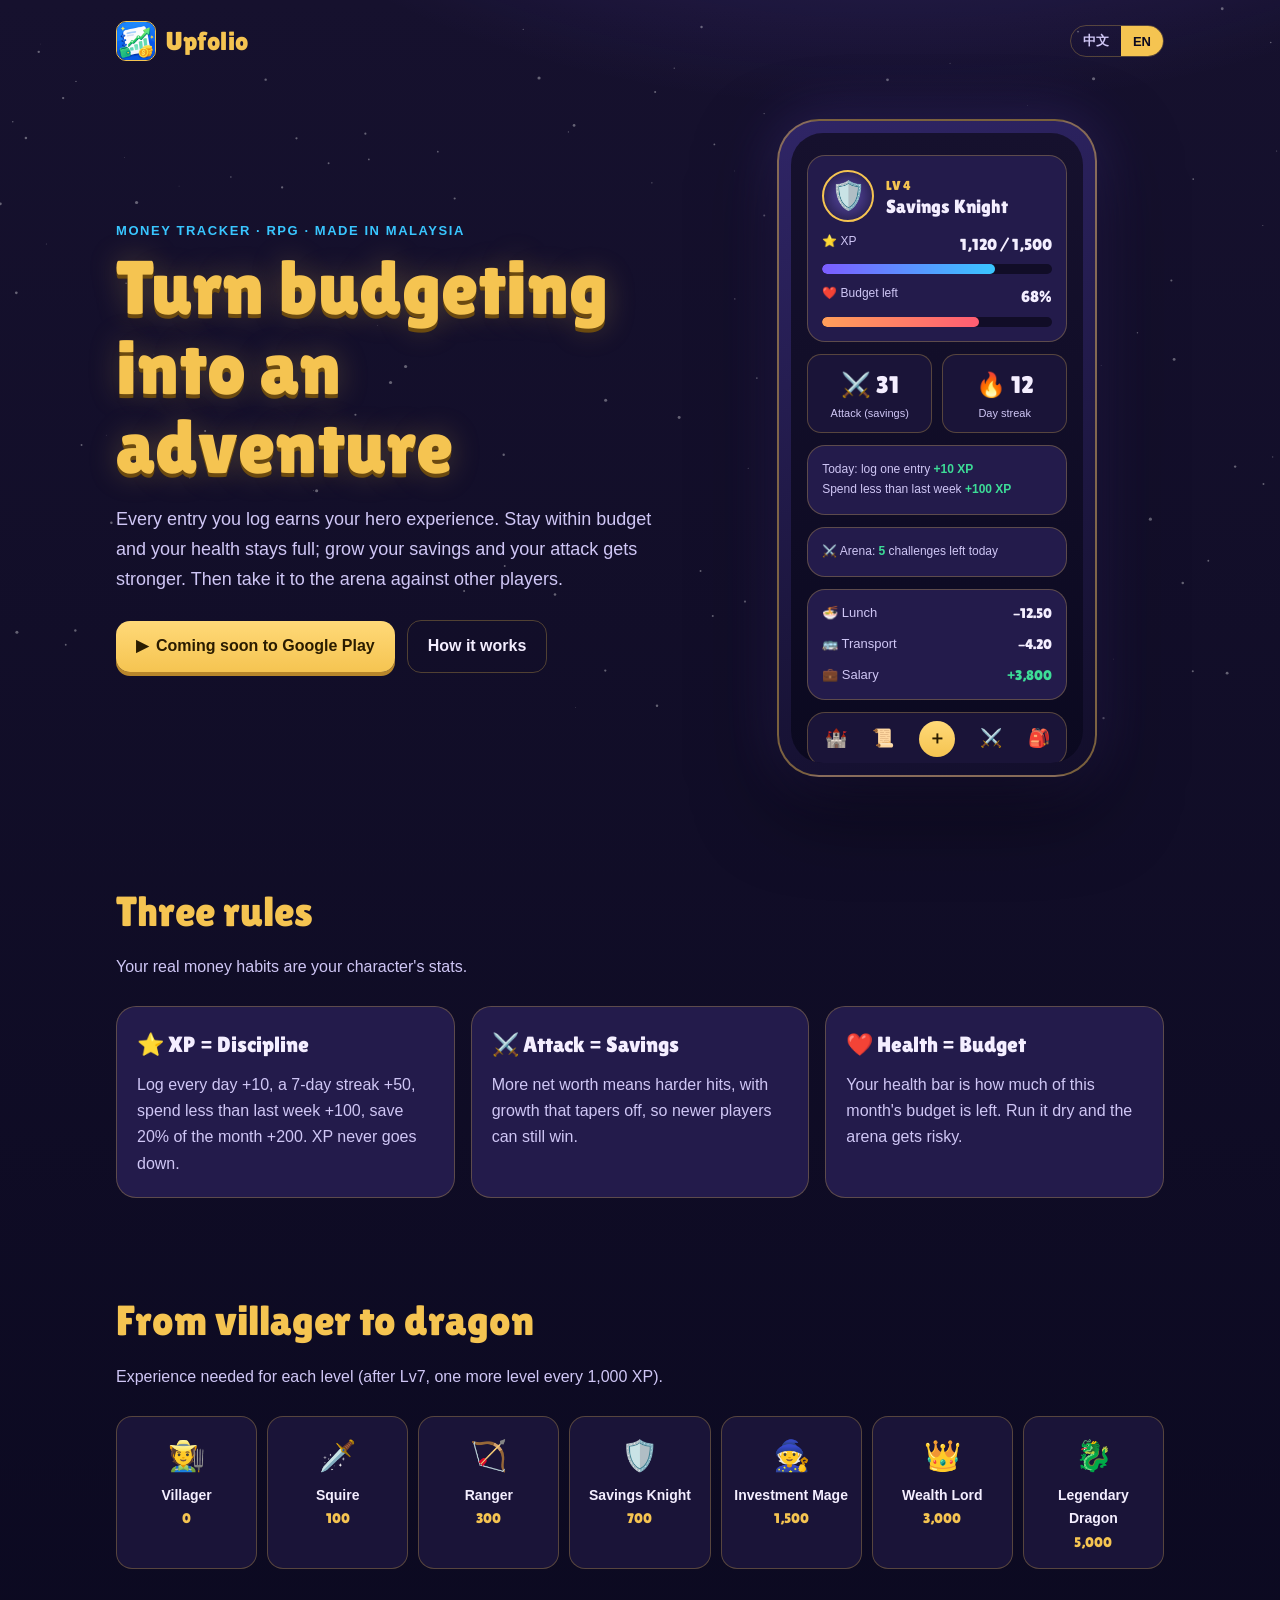
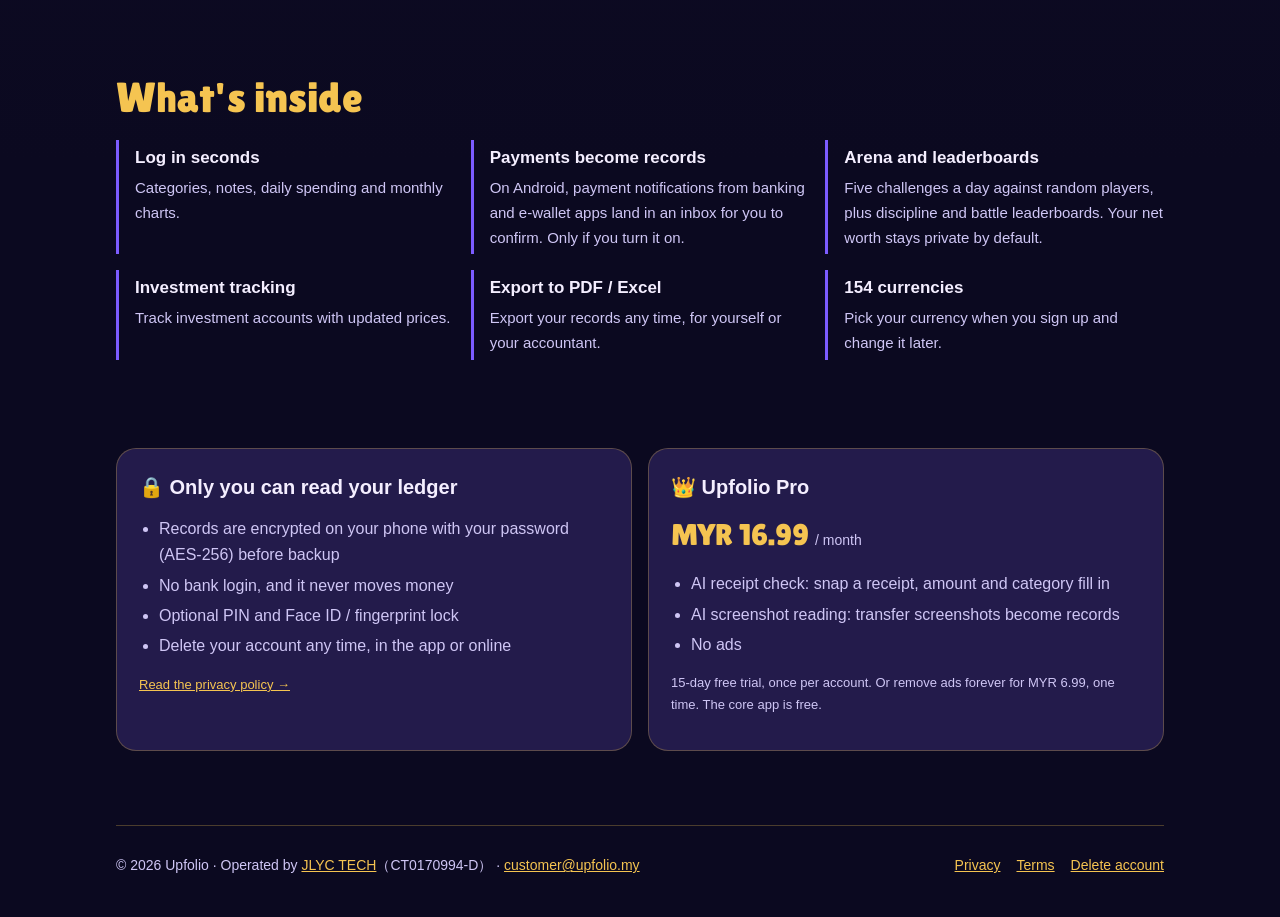
<file: index.html>
<!doctype html>
<html lang="zh-Hans">
<head>
<meta charset="utf-8">
<meta name="viewport" content="width=device-width, initial-scale=1, viewport-fit=cover">
<title>Upfolio — 把记账变成冒险</title>
<meta name="description" content="Upfolio 是 RPG 冒险风格的记账应用：记账越有纪律等级越高，资产越多攻击力越强，守住预算血量就满。Upfolio turns money tracking into a role-playing adventure.">
<meta property="og:title" content="Upfolio — 把记账变成冒险">
<meta property="og:description" content="Log daily, level up, and battle other savers.">
<meta property="og:image" content="https://upfolio.my/feature.png">
<meta name="theme-color" content="#16112E">
<link rel="icon" href="icon.png">
<link rel="preconnect" href="https://fonts.googleapis.com">
<link rel="preconnect" href="https://fonts.gstatic.com" crossorigin>
<link rel="stylesheet" href="https://fonts.googleapis.com/css2?family=Lilita+One&family=ZCOOL+QingKe+HuangYou&display=swap">
<style>
/* Night-sky quest board: the app's own palette, one gold accent, numbers in the game face. */
:root{
  --sky1:#16112E; --sky2:#0B0920; --panel:#231B4B; --panel-deep:#1A1438; --line:rgba(245,196,81,.28);
  --gold:#F5C451; --gold-deep:#B8862B; --text:#F4EEFF; --muted:#CFC6F5;
  --exp1:#7C5CFF; --exp2:#39C6FF; --hp1:#FF5D73; --hp2:#FF9F5A; --emerald:#3DDC97;
  --display:"ZCOOL QingKe HuangYou","Lilita One","PingFang SC","Microsoft YaHei",sans-serif;
  --numbers:"Lilita One","Arial Rounded MT Bold",sans-serif;
  --body:-apple-system,BlinkMacSystemFont,"Segoe UI","PingFang SC","Microsoft YaHei",sans-serif;
  color-scheme:dark;
}
*{box-sizing:border-box}
html{background:var(--sky2)}
body{margin:0;color:var(--text);font:16px/1.65 var(--body);
  background:radial-gradient(1200px 600px at 70% -10%,rgba(124,92,255,.28),transparent 60%),linear-gradient(180deg,var(--sky1),var(--sky2) 70%);
  min-height:100vh}
#stars{position:fixed;inset:0;width:100%;height:100%;pointer-events:none;z-index:0}
.wrap{position:relative;z-index:1;max-width:1080px;margin:0 auto;
  padding-left:max(16px,env(safe-area-inset-left,0px));padding-right:max(16px,env(safe-area-inset-right,0px))}
a{color:var(--gold)}
a:focus-visible,button:focus-visible{outline:2px solid var(--gold);outline-offset:3px;border-radius:6px}
[hidden]{display:none!important}

/* language: show one at a time */
html[data-lang="zh"] [lang="en"]:not(html){display:none}
html[data-lang="en"] [lang="zh"]:not(html){display:none}

header{display:flex;align-items:center;justify-content:space-between;gap:12px;padding-block:20px;flex-wrap:wrap}
.brand{display:flex;align-items:center;gap:10px;text-decoration:none;color:var(--text)}
.brand img{width:40px;height:40px;border-radius:10px;border:1.5px solid var(--gold)}
.brand b{font-family:var(--numbers);font-weight:400;font-size:26px;color:var(--gold);letter-spacing:.5px}
.lang{display:flex;border:1px solid var(--line);border-radius:999px;overflow:hidden}
.lang button{background:none;border:0;color:var(--muted);font:600 13px var(--body);padding:6px 12px;cursor:pointer}
.lang button[aria-pressed="true"]{background:var(--gold);color:var(--sky2)}

/* hero */
.hero{display:grid;grid-template-columns:1.1fr .9fr;gap:40px;align-items:center;padding-block:36px 56px}
.hero>*{min-width:0}
.eyebrow{font:600 13px var(--body);letter-spacing:.12em;text-transform:uppercase;color:var(--exp2);margin:0 0 10px}
h1{font-family:var(--display);font-weight:400;font-size:clamp(44px,7vw,76px);line-height:1.05;margin:0;color:var(--gold);
  text-shadow:0 4px 0 #6b4a10,0 0 30px rgba(245,196,81,.25);text-wrap:balance}
html[data-lang="en"] h1{font-family:var(--numbers)}
.lead{font-size:18px;color:var(--muted);max-width:34em;margin:18px 0 26px}
.cta{display:flex;gap:12px;flex-wrap:wrap;align-items:center}
.btn{display:inline-flex;align-items:center;gap:8px;border-radius:14px;padding:12px 20px;font-weight:700;text-decoration:none}
.btn.gold{background:linear-gradient(180deg,#FFD978,var(--gold));color:#2a1c00;box-shadow:0 4px 0 var(--gold-deep)}
.btn.ghost{border:1.5px solid var(--line);color:var(--text)}
.soon{font-size:13px;color:var(--muted)}

/* phone mock — the castle card from the app */
.phone{justify-self:center;width:min(320px,100%);aspect-ratio:9/18.5;border-radius:42px;padding:12px;
  background:linear-gradient(160deg,#2f2566,#120e2a);border:2px solid rgba(245,196,81,.45);
  box-shadow:0 30px 80px rgba(0,0,0,.55),0 0 60px rgba(124,92,255,.25)}
.screen{height:100%;border-radius:32px;overflow:hidden;background:linear-gradient(180deg,var(--sky1),var(--sky2));padding:22px 16px;display:flex;flex-direction:column;gap:12px}
.card{background:var(--panel);border:1px solid var(--line);border-radius:18px;padding:14px}
.who{display:flex;gap:12px;align-items:center}
.avatar{width:52px;height:52px;border-radius:50%;display:grid;place-items:center;font-size:28px;background:radial-gradient(#5A4AA8,var(--panel-deep));border:2px solid var(--gold)}
.lv{font-family:var(--numbers);color:var(--gold);font-size:13px}
.title{font-family:var(--display);font-size:22px;line-height:1.1}
html[data-lang="en"] .title{font-family:var(--numbers);font-size:19px}
.bar{height:10px;border-radius:99px;background:#110D27;overflow:hidden;margin-top:6px}
.bar i{display:block;height:100%;border-radius:99px}
.xp i{background:linear-gradient(90deg,var(--exp1),var(--exp2))}
.hp i{background:linear-gradient(90deg,var(--hp2),var(--hp1))}
.row{display:flex;justify-content:space-between;font-size:12px;color:var(--muted);margin-top:10px}
.num{font-family:var(--numbers);font-size:16px;color:var(--text);font-variant-numeric:tabular-nums}
.stats{display:grid;grid-template-columns:1fr 1fr;gap:10px}
.stat{background:var(--panel-deep);border:1px solid var(--line);border-radius:14px;padding:10px;text-align:center}
.stat .num{font-size:24px}
.stat small{display:block;color:var(--muted);font-size:11px}
.quest{font-size:12px;color:var(--muted)}
.quest b{color:var(--emerald)}
.entries{display:flex;flex-direction:column;gap:8px;padding:12px 14px}
.ent{display:flex;justify-content:space-between;font-size:13px;color:var(--muted)}
.ent .num{font-size:14px}.ent .in{color:var(--emerald)}
.tabs{margin-top:auto;display:flex;justify-content:space-around;align-items:center;background:var(--panel-deep);border:1px solid var(--line);border-radius:18px;padding:8px 4px;font-size:18px}
.tabs .plus{width:36px;height:36px;border-radius:50%;display:grid;place-items:center;background:linear-gradient(180deg,#FFD978,var(--gold));color:#2a1c00;font-weight:900}

/* sections */
section{padding-block:44px}
h2{font-family:var(--display);font-weight:400;font-size:clamp(30px,4.5vw,42px);color:var(--gold);margin:0 0 8px;text-wrap:balance}
html[data-lang="en"] h2{font-family:var(--numbers)}
.sub{color:var(--muted);margin:0 0 26px;max-width:40em}
.rules{display:grid;grid-template-columns:repeat(3,1fr);gap:16px}
.rule{background:var(--panel);border:1px solid var(--line);border-radius:20px;padding:20px}
.rule .k{font-family:var(--numbers);font-size:22px}
.rule p{margin:8px 0 0;color:var(--muted)}
.rule .eq{font-size:15px;color:var(--text);margin-top:12px}

/* level road */
.road{display:grid;grid-template-columns:repeat(7,minmax(110px,1fr));gap:10px;overflow-x:auto;padding-bottom:6px}
.stop{background:var(--panel-deep);border:1px solid var(--line);border-radius:16px;padding:14px 10px;text-align:center}
.stop .e{font-size:30px}
.stop .t{font-weight:700;margin-top:4px;font-size:14px}
.stop .x{font-family:var(--numbers);color:var(--gold);font-size:14px;font-variant-numeric:tabular-nums}
.road-wrap{overflow-x:auto}

.feats{display:grid;grid-template-columns:repeat(3,1fr);gap:16px}
.feat{border-left:3px solid var(--exp1);padding:4px 0 4px 16px}
.feat h3{margin:0 0 4px;font-size:17px}
.feat p{margin:0;color:var(--muted);font-size:15px}

.split{display:grid;grid-template-columns:1fr 1fr;gap:16px}
.box{background:var(--panel);border:1px solid var(--line);border-radius:20px;padding:22px}
.box h3{margin:0 0 6px;font-size:20px}
.price{font-family:var(--numbers);font-size:30px;color:var(--gold)}
.price small{font-family:var(--body);font-size:14px;color:var(--muted)}
.box ul{margin:12px 0 0;padding-left:20px;color:var(--muted)}
.box li{margin:4px 0}
.note{font-size:13px;color:var(--muted);margin-top:14px}

footer{border-top:1px solid var(--line);margin-top:30px;padding-block:28px 40px;color:var(--muted);font-size:14px;display:flex;flex-wrap:wrap;gap:10px 24px;justify-content:space-between}
footer nav{display:flex;gap:16px;flex-wrap:wrap}

@media (max-width:820px){
  .hero{grid-template-columns:1fr;gap:28px;padding-block:16px 40px}
  .rules,.feats,.split{grid-template-columns:1fr}
}
@media (prefers-reduced-motion:no-preference){
  .xp i{animation:fill 1.6s ease-out both}
  @keyframes fill{from{width:8%!important}}
}
</style>
</head>
<body>
<canvas id="stars" aria-hidden="true"></canvas>
<div class="wrap">

<header>
  <a class="brand" href="index.html"><img src="icon.png" alt=""><b>Upfolio</b></a>
  <div class="lang" role="group" aria-label="Language">
    <button type="button" id="b-zh" aria-pressed="true" onclick="setLang('zh')">中文</button>
    <button type="button" id="b-en" aria-pressed="false" onclick="setLang('en')">EN</button>
  </div>
</header>

<div class="hero">
  <div>
    <p class="eyebrow"><span lang="zh">记账 · 角色扮演 · 马来西亚制作</span><span lang="en">Money tracker · RPG · Made in Malaysia</span></p>
    <h1><span lang="zh">把记账<br>变成冒险</span><span lang="en">Turn budgeting into an adventure</span></h1>
    <p class="lead">
      <span lang="zh">每天记一笔账，你的英雄就升一点经验。守住预算，血条就是满的；存下的钱越多，攻击力越强。然后到竞技场，和其他玩家比一比。</span>
      <span lang="en">Every entry you log earns your hero experience. Stay within budget and your health stays full; grow your savings and your attack gets stronger. Then take it to the arena against other players.</span>
    </p>
    <div class="cta">
      <span class="btn gold" aria-disabled="true">▶ <span lang="zh">即将登陆 Google Play</span><span lang="en">Coming soon to Google Play</span></span>
      <a class="btn ghost" href="#how"><span lang="zh">怎么玩</span><span lang="en">How it works</span></a>
    </div>
  </div>

  <div class="phone" aria-label="App preview">
    <div class="screen">
      <div class="card">
        <div class="who">
          <div class="avatar">🛡️</div>
          <div>
            <div class="lv">LV 4</div>
            <div class="title"><span lang="zh">储蓄骑士</span><span lang="en">Savings Knight</span></div>
          </div>
        </div>
        <div class="row"><span>⭐ <span lang="zh">经验</span><span lang="en">XP</span></span><span class="num">1,120 / 1,500</span></div>
        <div class="bar xp"><i style="width:75%"></i></div>
        <div class="row"><span>❤️ <span lang="zh">本月预算</span><span lang="en">Budget left</span></span><span class="num">68%</span></div>
        <div class="bar hp"><i style="width:68%"></i></div>
      </div>
      <div class="stats">
        <div class="stat"><span class="num">⚔️ 31</span><small lang="zh">攻击力（资产）</small><small lang="en">Attack (savings)</small></div>
        <div class="stat"><span class="num">🔥 12</span><small lang="zh">连续记账天数</small><small lang="en">Day streak</small></div>
      </div>
      <div class="card quest">
        <span lang="zh">今日任务：记一笔账 <b>+10 经验</b><br>本周比上周少花 <b>+100 经验</b></span>
        <span lang="en">Today: log one entry <b>+10 XP</b><br>Spend less than last week <b>+100 XP</b></span>
      </div>
      <div class="card quest">
        <span lang="zh">⚔️ 竞技场：今天还可以挑战 <b>5</b> 次</span>
        <span lang="en">⚔️ Arena: <b>5</b> challenges left today</span>
      </div>
      <div class="card entries">
        <div class="ent"><span>🍜 <span lang="zh">午餐</span><span lang="en">Lunch</span></span><span class="num">-12.50</span></div>
        <div class="ent"><span>🚌 <span lang="zh">交通</span><span lang="en">Transport</span></span><span class="num">-4.20</span></div>
        <div class="ent"><span>💼 <span lang="zh">薪水</span><span lang="en">Salary</span></span><span class="num in">+3,800</span></div>
      </div>
      <div class="tabs" aria-hidden="true"><span>🏰</span><span>📜</span><span class="plus">＋</span><span>⚔️</span><span>🎒</span></div>
    </div>
  </div>
</div>

<section id="how">
  <h2><span lang="zh">三条规则</span><span lang="en">Three rules</span></h2>
  <p class="sub"><span lang="zh">你的真实理财习惯，就是你的角色数值。</span><span lang="en">Your real money habits are your character's stats.</span></p>
  <div class="rules">
    <div class="rule"><div class="k">⭐ <span lang="zh">经验 = 纪律</span><span lang="en">XP = Discipline</span></div>
      <p lang="zh">每天记账 +10，连续 7 天 +50，本周比上周少花 +100，一个月存下两成以上 +200。经验只增不减。</p>
      <p lang="en">Log every day +10, a 7-day streak +50, spend less than last week +100, save 20% of the month +200. XP never goes down.</p></div>
    <div class="rule"><div class="k">⚔️ <span lang="zh">攻击 = 资产</span><span lang="en">Attack = Savings</span></div>
      <p lang="zh">资产越多，伤害越高；但成长会放慢，所以小资产的新手也打得赢。</p>
      <p lang="en">More net worth means harder hits, with growth that tapers off, so newer players can still win.</p></div>
    <div class="rule"><div class="k">❤️ <span lang="zh">血量 = 预算</span><span lang="en">Health = Budget</span></div>
      <p lang="zh">血条就是本月预算还剩多少。月底前花光，上竞技场就危险了。</p>
      <p lang="en">Your health bar is how much of this month's budget is left. Run it dry and the arena gets risky.</p></div>
  </div>
</section>

<section>
  <h2><span lang="zh">从村民到巨龙</span><span lang="en">From villager to dragon</span></h2>
  <p class="sub"><span lang="zh">升级需要的经验（Lv7 之后每 1,000 经验再升一级）。</span><span lang="en">Experience needed for each level (after Lv7, one more level every 1,000 XP).</span></p>
  <div class="road-wrap"><div class="road">
    <div class="stop"><div class="e">🧑‍🌾</div><div class="t"><span lang="zh">新手村民</span><span lang="en">Villager</span></div><div class="x">0</div></div>
    <div class="stop"><div class="e">🗡️</div><div class="t"><span lang="zh">见习剑士</span><span lang="en">Squire</span></div><div class="x">100</div></div>
    <div class="stop"><div class="e">🏹</div><div class="t"><span lang="zh">理财游侠</span><span lang="en">Ranger</span></div><div class="x">300</div></div>
    <div class="stop"><div class="e">🛡️</div><div class="t"><span lang="zh">储蓄骑士</span><span lang="en">Savings Knight</span></div><div class="x">700</div></div>
    <div class="stop"><div class="e">🧙</div><div class="t"><span lang="zh">投资法师</span><span lang="en">Investment Mage</span></div><div class="x">1,500</div></div>
    <div class="stop"><div class="e">👑</div><div class="t"><span lang="zh">财富领主</span><span lang="en">Wealth Lord</span></div><div class="x">3,000</div></div>
    <div class="stop"><div class="e">🐉</div><div class="t"><span lang="zh">传说巨龙</span><span lang="en">Legendary Dragon</span></div><div class="x">5,000</div></div>
  </div></div>
</section>

<section>
  <h2><span lang="zh">功能</span><span lang="en">What's inside</span></h2>
  <div class="feats">
    <div class="feat"><h3 lang="zh">几秒记一笔</h3><h3 lang="en">Log in seconds</h3>
      <p lang="zh">分类、备注、每日花费和月度图表。</p><p lang="en">Categories, notes, daily spending and monthly charts.</p></div>
    <div class="feat"><h3 lang="zh">银行通知变记录</h3><h3 lang="en">Payments become records</h3>
      <p lang="zh">Android 可读取银行和电子钱包的付款通知，放进待确认信箱。由你决定是否开启。</p><p lang="en">On Android, payment notifications from banking and e-wallet apps land in an inbox for you to confirm. Only if you turn it on.</p></div>
    <div class="feat"><h3 lang="zh">竞技场与排行榜</h3><h3 lang="en">Arena and leaderboards</h3>
      <p lang="zh">每天 5 次挑战随机玩家，登上纪律榜和战斗榜。资产默认不公开。</p><p lang="en">Five challenges a day against random players, plus discipline and battle leaderboards. Your net worth stays private by default.</p></div>
    <div class="feat"><h3 lang="zh">投资追踪</h3><h3 lang="en">Investment tracking</h3>
      <p lang="zh">记录投资账户，自动更新价格。</p><p lang="en">Track investment accounts with updated prices.</p></div>
    <div class="feat"><h3 lang="zh">导出 PDF / Excel</h3><h3 lang="en">Export to PDF / Excel</h3>
      <p lang="zh">随时把记录导出，交给自己或会计。</p><p lang="en">Export your records any time, for yourself or your accountant.</p></div>
    <div class="feat"><h3 lang="zh">154 种货币</h3><h3 lang="en">154 currencies</h3>
      <p lang="zh">注册时选你的货币，之后也能改。</p><p lang="en">Pick your currency when you sign up and change it later.</p></div>
  </div>
</section>

<section>
  <div class="split">
    <div class="box">
      <h3>🔒 <span lang="zh">你的账本只有你看得到</span><span lang="en">Only you can read your ledger</span></h3>
      <ul>
        <li lang="zh">记录先在手机上用你的密码加密（AES-256），才备份到云端</li>
        <li lang="en">Records are encrypted on your phone with your password (AES-256) before backup</li>
        <li lang="zh">不连接银行账户，不会转钱</li>
        <li lang="en">No bank login, and it never moves money</li>
        <li lang="zh">可选 PIN、Face ID / 指纹锁</li>
        <li lang="en">Optional PIN and Face ID / fingerprint lock</li>
        <li lang="zh">随时在应用内或网页上删除账户</li>
        <li lang="en">Delete your account any time, in the app or online</li>
      </ul>
      <p class="note"><a href="privacy.html"><span lang="zh">阅读隐私政策 →</span><span lang="en">Read the privacy policy →</span></a></p>
    </div>
    <div class="box">
      <h3>👑 Upfolio Pro</h3>
      <div class="price">MYR 16.99 <small lang="zh">/ 月</small><small lang="en">/ month</small></div>
      <ul>
        <li lang="zh">AI 收据审核：拍收据，自动填金额和分类</li>
        <li lang="en">AI receipt check: snap a receipt, amount and category fill in</li>
        <li lang="zh">AI 读截图：转账截图一键变记录</li>
        <li lang="en">AI screenshot reading: transfer screenshots become records</li>
        <li lang="zh">没有广告</li>
        <li lang="en">No ads</li>
      </ul>
      <p class="note"><span lang="zh">免费试用 15 天（每个账户一次）。也可以一次性购买永久去广告 MYR 6.99。基本功能永久免费。</span><span lang="en">15-day free trial, once per account. Or remove ads forever for MYR 6.99, one time. The core app is free.</span></p>
    </div>
  </div>
</section>

<footer>
  <div>© 2026 Upfolio · <span lang="zh">由</span><span lang="en">Operated by</span> <a href="https://jlyctech.com">JLYC TECH</a>（CT0170994-D）<span lang="zh">营运</span> · <a href="mailto:customer@upfolio.my">customer@upfolio.my</a></div>
  <nav>
    <a href="privacy.html"><span lang="zh">隐私政策</span><span lang="en">Privacy</span></a>
    <a href="terms.html"><span lang="zh">使用条款</span><span lang="en">Terms</span></a>
    <a href="delete-account.html"><span lang="zh">删除账户</span><span lang="en">Delete account</span></a>
  </nav>
</footer>
</div>

<script>
function setLang(l){
  document.documentElement.dataset.lang=l;
  document.documentElement.lang = l==='zh' ? 'zh-Hans' : 'en';
  document.getElementById('b-zh').setAttribute('aria-pressed', l==='zh');
  document.getElementById('b-en').setAttribute('aria-pressed', l==='en');
  try{localStorage.setItem('upfolio-lang',l)}catch(e){}
}
(function(){
  var l=null; try{l=localStorage.getItem('upfolio-lang')}catch(e){}
  if(!l){ l=(navigator.language||'').toLowerCase().indexOf('zh')===0?'zh':'en'; }
  setLang(l);
  var c=document.getElementById('stars'),x=c.getContext('2d');
  function draw(){var w=c.width=innerWidth,h=c.height=innerHeight,s=7;
    function r(){s=(s*1103515245+12345)&0x7fffffff;return s/0x7fffffff}
    x.fillStyle='rgba(255,255,255,.35)';
    for(var i=0;i<120;i++){x.beginPath();x.arc(r()*w,r()*h*.8,r()*1.3+.3,0,7);x.fill()}}
  draw(); addEventListener('resize',draw);
})();
</script>
</body>
</html>
</file>
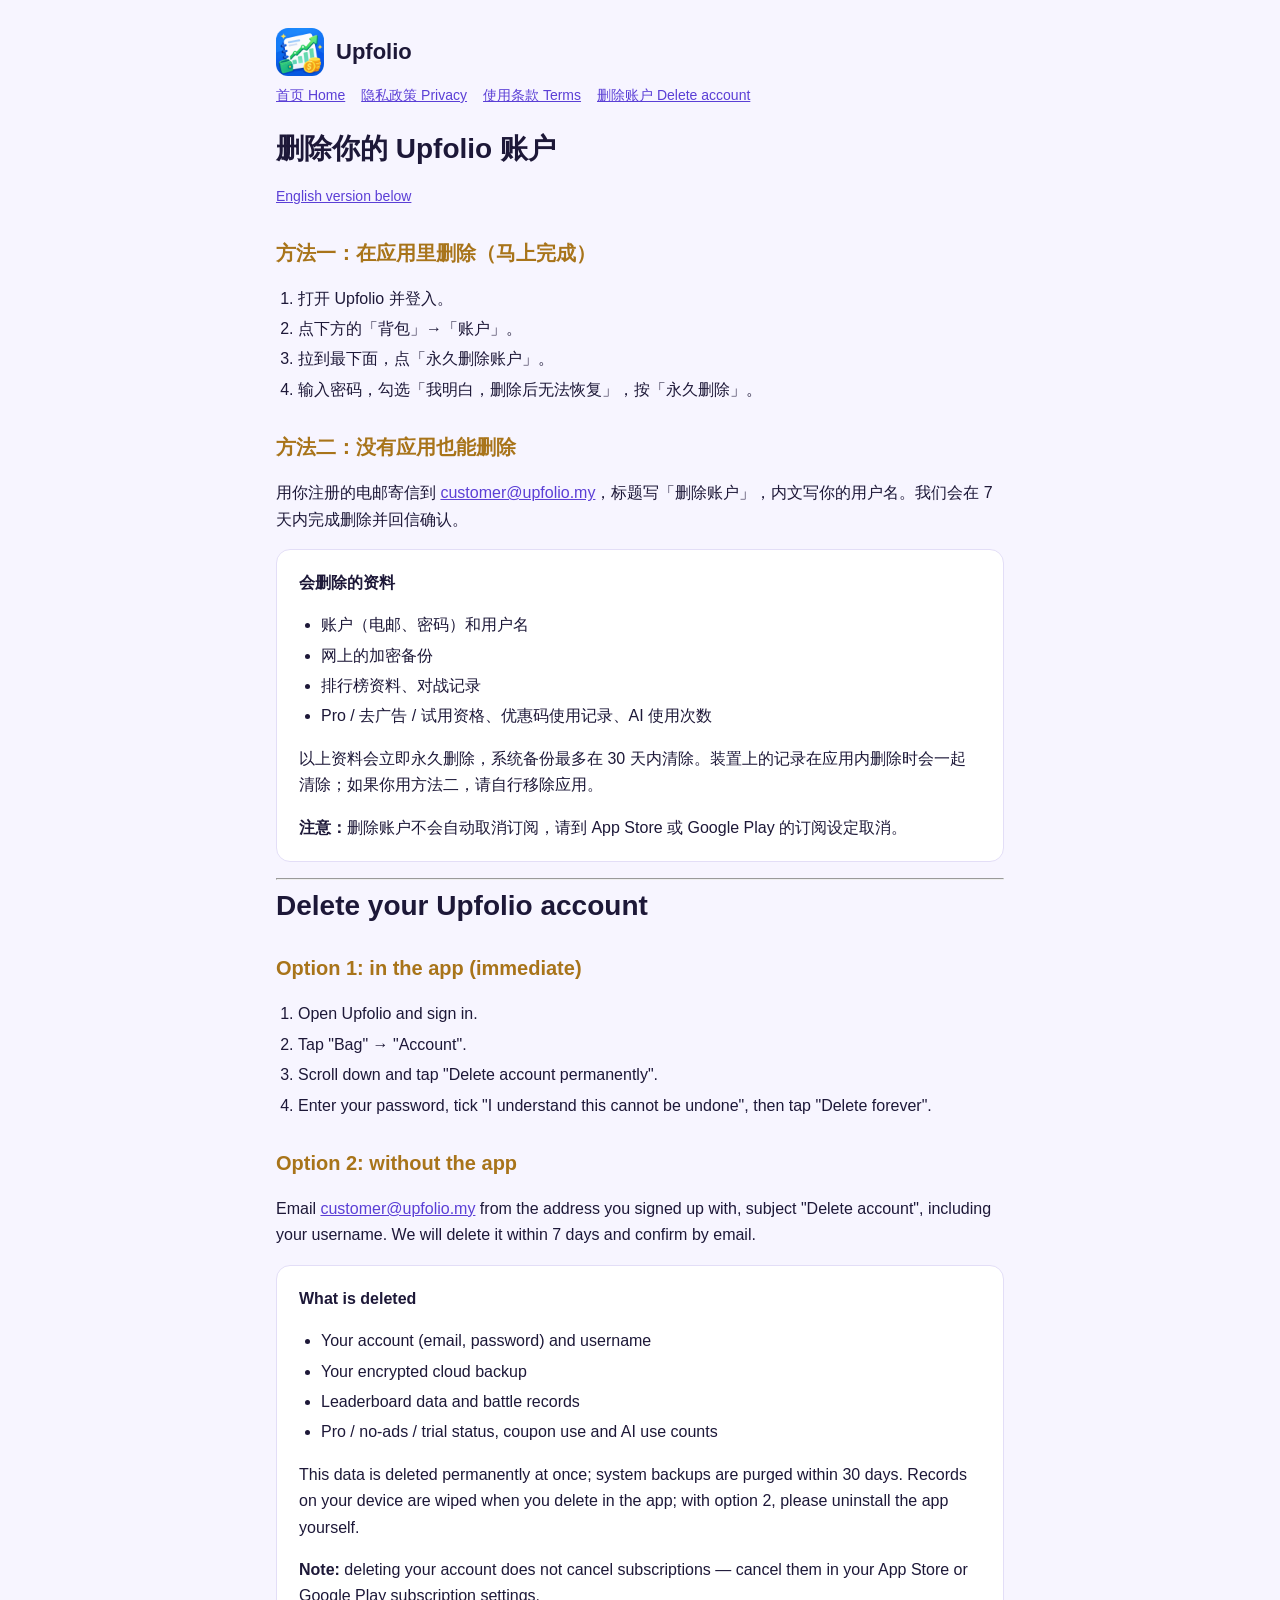
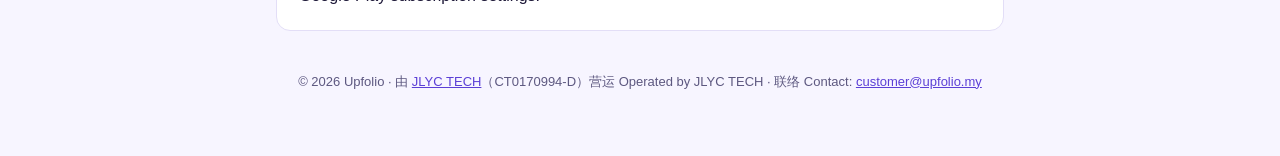
<file: delete-account.html>
<!doctype html>
<html lang="zh-Hans">
<head>
<meta charset="utf-8">
<meta name="viewport" content="width=device-width, initial-scale=1">
<title>删除账户 Delete Account — Upfolio</title>
<link rel="icon" href="icon.png">
<link rel="stylesheet" href="style.css">
</head>
<body><div class="wrap">
<header><img src="icon.png" alt=""><a href="index.html">Upfolio</a></header>
<nav><a href="index.html">首页 Home</a><a href="privacy.html">隐私政策 Privacy</a><a href="terms.html">使用条款 Terms</a><a href="delete-account.html">删除账户 Delete account</a></nav>

<h1>删除你的 Upfolio 账户</h1>
<p class="meta"><a class="lang" href="#en">English version below</a></p>

<h2>方法一：在应用里删除（马上完成）</h2>
<ol>
<li>打开 Upfolio 并登入。</li>
<li>点下方的「背包」→「账户」。</li>
<li>拉到最下面，点「永久删除账户」。</li>
<li>输入密码，勾选「我明白，删除后无法恢复」，按「永久删除」。</li>
</ol>

<h2>方法二：没有应用也能删除</h2>
<p>用你注册的电邮寄信到 <a href="mailto:customer@upfolio.my?subject=Upfolio%20%E5%88%A0%E9%99%A4%E8%B4%A6%E6%88%B7%20Delete%20account">customer@upfolio.my</a>，标题写「删除账户」，内文写你的用户名。我们会在 7 天内完成删除并回信确认。</p>

<div class="card">
<h3>会删除的资料</h3>
<ul>
<li>账户（电邮、密码）和用户名</li>
<li>网上的加密备份</li>
<li>排行榜资料、对战记录</li>
<li>Pro / 去广告 / 试用资格、优惠码使用记录、AI 使用次数</li>
</ul>
<p>以上资料会立即永久删除，系统备份最多在 30 天内清除。装置上的记录在应用内删除时会一起清除；如果你用方法二，请自行移除应用。</p>
<p><b>注意：</b>删除账户不会自动取消订阅，请到 App Store 或 Google Play 的订阅设定取消。</p>
</div>

<hr id="en">
<h1>Delete your Upfolio account</h1>

<h2>Option 1: in the app (immediate)</h2>
<ol>
<li>Open Upfolio and sign in.</li>
<li>Tap "Bag" → "Account".</li>
<li>Scroll down and tap "Delete account permanently".</li>
<li>Enter your password, tick "I understand this cannot be undone", then tap "Delete forever".</li>
</ol>

<h2>Option 2: without the app</h2>
<p>Email <a href="mailto:customer@upfolio.my?subject=Upfolio%20Delete%20account">customer@upfolio.my</a> from the address you signed up with, subject "Delete account", including your username. We will delete it within 7 days and confirm by email.</p>

<div class="card">
<h3>What is deleted</h3>
<ul>
<li>Your account (email, password) and username</li>
<li>Your encrypted cloud backup</li>
<li>Leaderboard data and battle records</li>
<li>Pro / no-ads / trial status, coupon use and AI use counts</li>
</ul>
<p>This data is deleted permanently at once; system backups are purged within 30 days. Records on your device are wiped when you delete in the app; with option 2, please uninstall the app yourself.</p>
<p><b>Note:</b> deleting your account does not cancel subscriptions — cancel them in your App Store or Google Play subscription settings.</p>
</div>
<footer>© 2026 Upfolio · 由 <a href="https://jlyctech.com">JLYC TECH</a>（CT0170994-D）营运 Operated by JLYC TECH · 联络 Contact: <a href="mailto:customer@upfolio.my">customer@upfolio.my</a></footer>
</div></body></html>
</file>
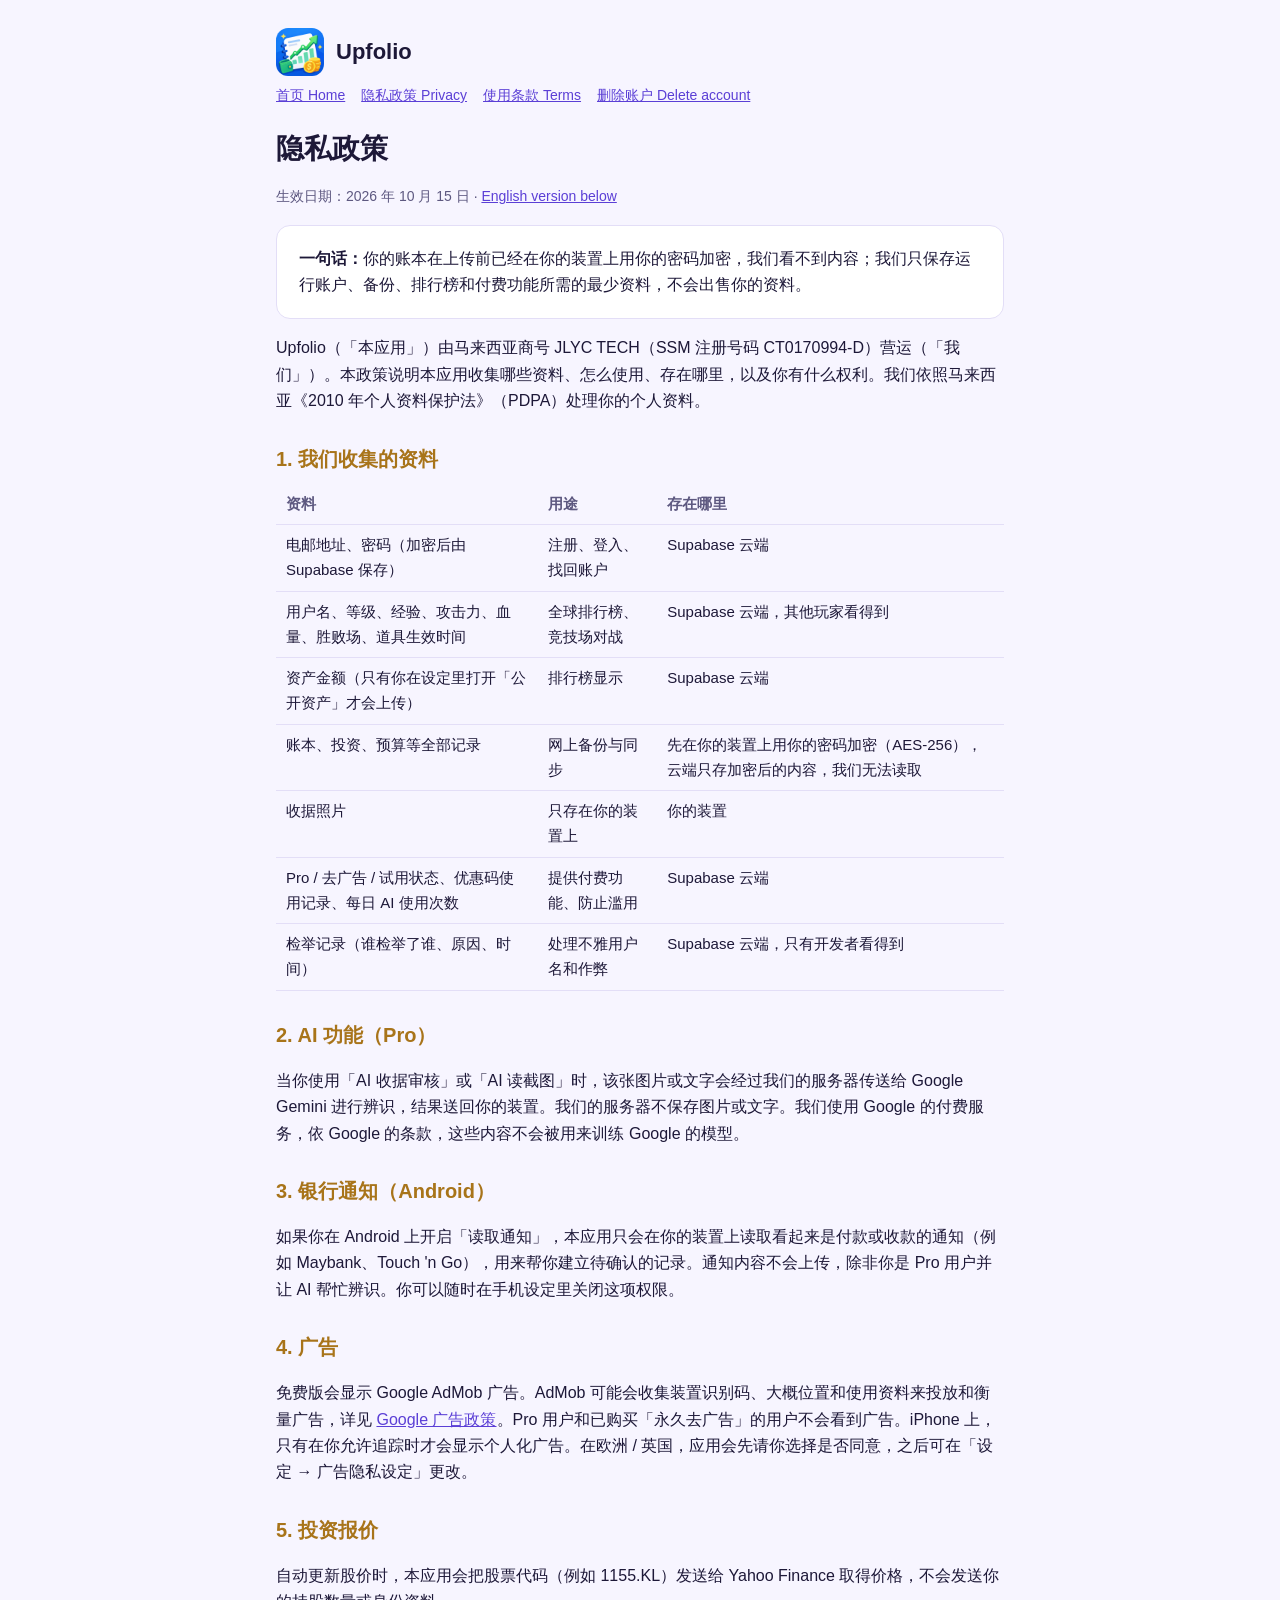
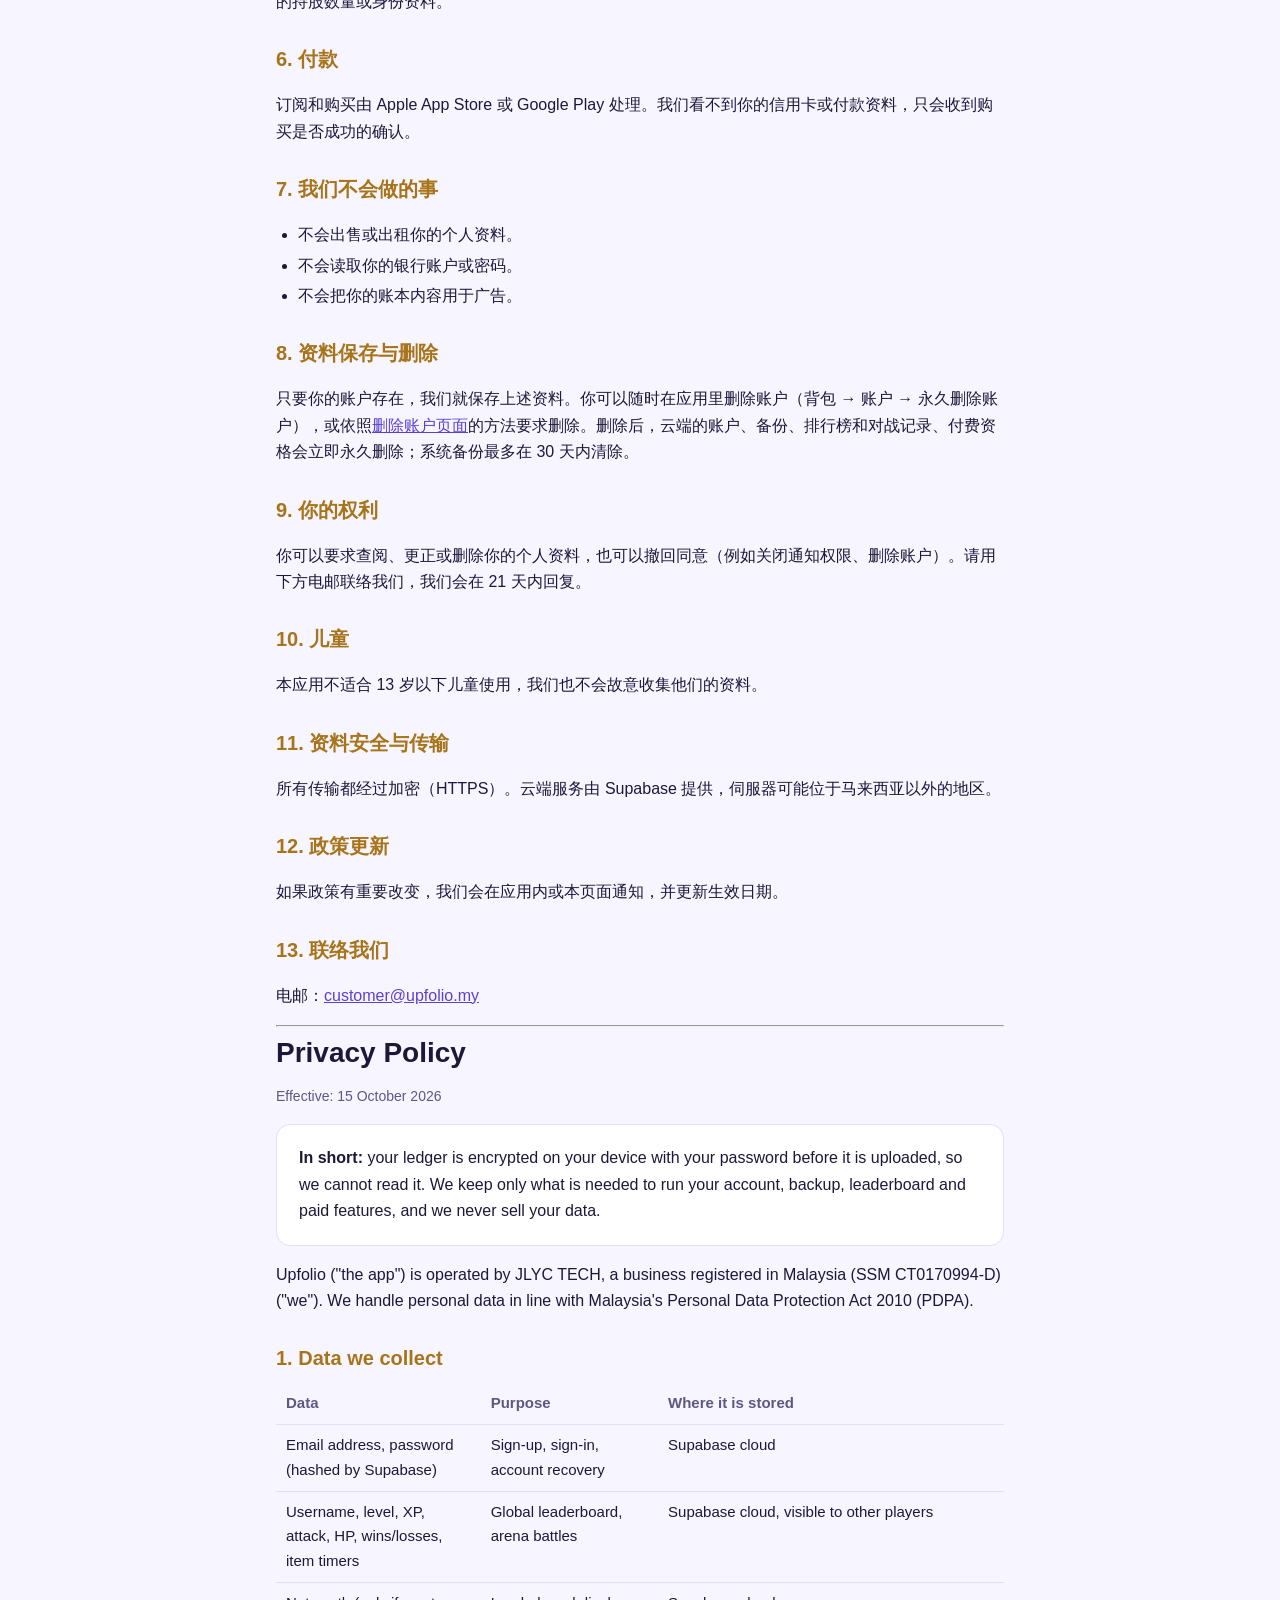
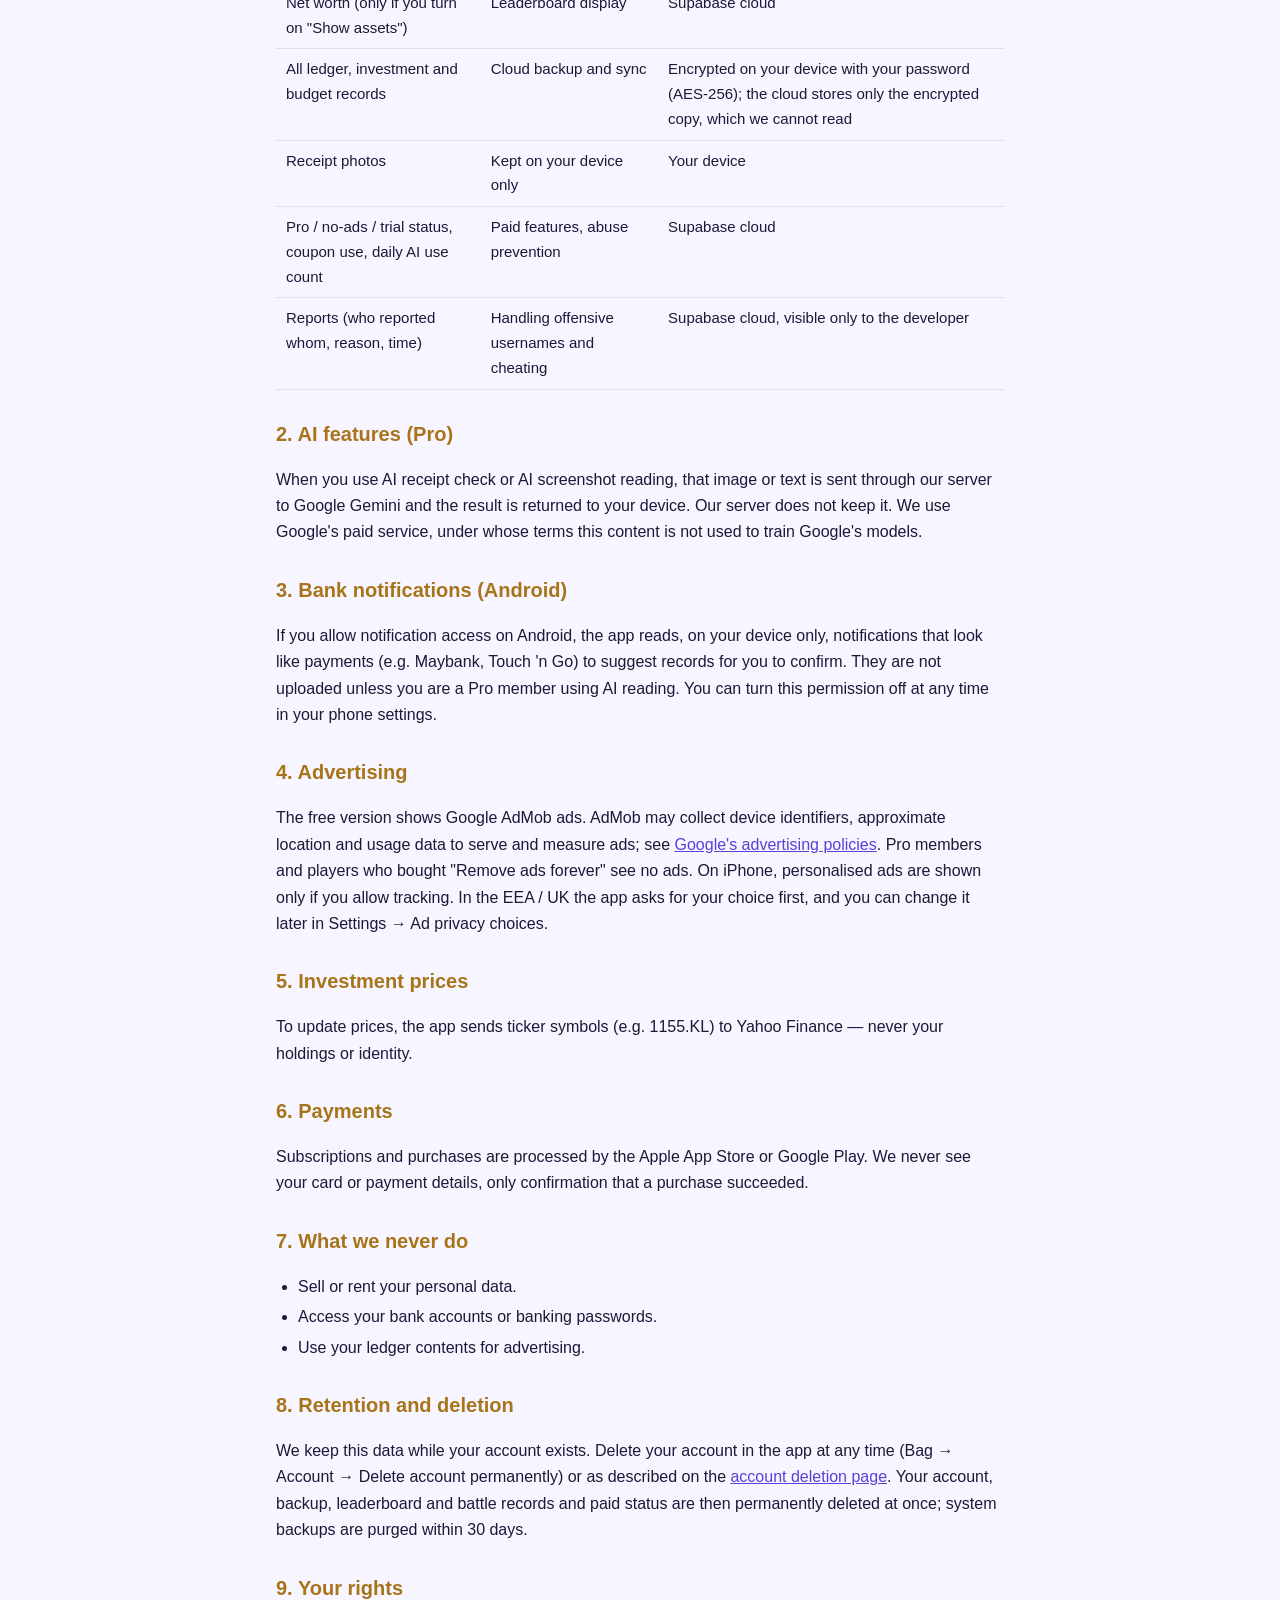
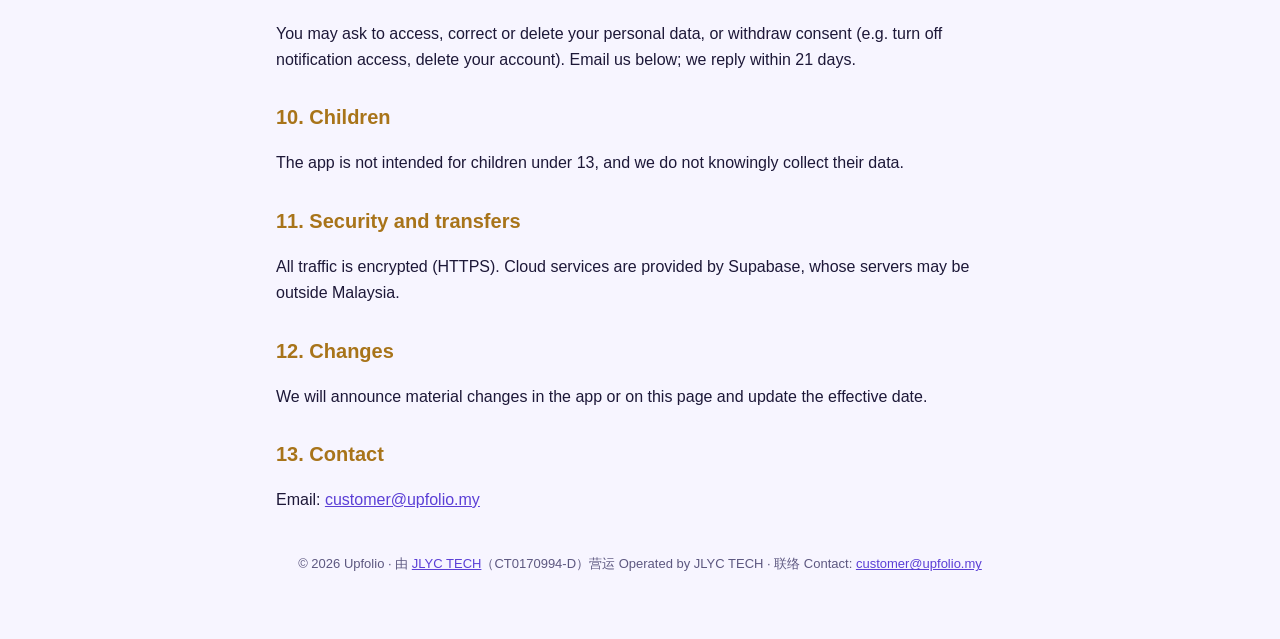
<file: privacy.html>
<!doctype html>
<html lang="zh-Hans">
<head>
<meta charset="utf-8">
<meta name="viewport" content="width=device-width, initial-scale=1">
<title>隐私政策 Privacy Policy — Upfolio</title>
<link rel="icon" href="icon.png">
<link rel="stylesheet" href="style.css">
</head>
<body><div class="wrap">
<header><img src="icon.png" alt=""><a href="index.html">Upfolio</a></header>
<nav><a href="index.html">首页 Home</a><a href="privacy.html">隐私政策 Privacy</a><a href="terms.html">使用条款 Terms</a><a href="delete-account.html">删除账户 Delete account</a></nav>

<h1>隐私政策</h1>
<p class="meta">生效日期：2026 年 10 月 15 日 · <a class="lang" href="#en">English version below</a></p>

<div class="card">
<p><b>一句话：</b>你的账本在上传前已经在你的装置上用你的密码加密，我们看不到内容；我们只保存运行账户、备份、排行榜和付费功能所需的最少资料，不会出售你的资料。</p>
</div>

<p>Upfolio（「本应用」）由马来西亚商号 JLYC TECH（SSM 注册号码 CT0170994-D）营运（「我们」）。本政策说明本应用收集哪些资料、怎么使用、存在哪里，以及你有什么权利。我们依照马来西亚《2010 年个人资料保护法》（PDPA）处理你的个人资料。</p>

<h2>1. 我们收集的资料</h2>
<table>
<tr><th>资料</th><th>用途</th><th>存在哪里</th></tr>
<tr><td>电邮地址、密码（加密后由 Supabase 保存）</td><td>注册、登入、找回账户</td><td>Supabase 云端</td></tr>
<tr><td>用户名、等级、经验、攻击力、血量、胜败场、道具生效时间</td><td>全球排行榜、竞技场对战</td><td>Supabase 云端，其他玩家看得到</td></tr>
<tr><td>资产金额（只有你在设定里打开「公开资产」才会上传）</td><td>排行榜显示</td><td>Supabase 云端</td></tr>
<tr><td>账本、投资、预算等全部记录</td><td>网上备份与同步</td><td>先在你的装置上用你的密码加密（AES-256），云端只存加密后的内容，我们无法读取</td></tr>
<tr><td>收据照片</td><td>只存在你的装置上</td><td>你的装置</td></tr>
<tr><td>Pro / 去广告 / 试用状态、优惠码使用记录、每日 AI 使用次数</td><td>提供付费功能、防止滥用</td><td>Supabase 云端</td></tr>
<tr><td>检举记录（谁检举了谁、原因、时间）</td><td>处理不雅用户名和作弊</td><td>Supabase 云端，只有开发者看得到</td></tr>
</table>

<h2>2. AI 功能（Pro）</h2>
<p>当你使用「AI 收据审核」或「AI 读截图」时，该张图片或文字会经过我们的服务器传送给 Google Gemini 进行辨识，结果送回你的装置。我们的服务器不保存图片或文字。我们使用 Google 的付费服务，依 Google 的条款，这些内容不会被用来训练 Google 的模型。</p>

<h2>3. 银行通知（Android）</h2>
<p>如果你在 Android 上开启「读取通知」，本应用只会在你的装置上读取看起来是付款或收款的通知（例如 Maybank、Touch 'n Go），用来帮你建立待确认的记录。通知内容不会上传，除非你是 Pro 用户并让 AI 帮忙辨识。你可以随时在手机设定里关闭这项权限。</p>

<h2>4. 广告</h2>
<p>免费版会显示 Google AdMob 广告。AdMob 可能会收集装置识别码、大概位置和使用资料来投放和衡量广告，详见 <a href="https://policies.google.com/technologies/ads">Google 广告政策</a>。Pro 用户和已购买「永久去广告」的用户不会看到广告。iPhone 上，只有在你允许追踪时才会显示个人化广告。在欧洲 / 英国，应用会先请你选择是否同意，之后可在「设定 → 广告隐私设定」更改。</p>

<h2>5. 投资报价</h2>
<p>自动更新股价时，本应用会把股票代码（例如 1155.KL）发送给 Yahoo Finance 取得价格，不会发送你的持股数量或身份资料。</p>

<h2>6. 付款</h2>
<p>订阅和购买由 Apple App Store 或 Google Play 处理。我们看不到你的信用卡或付款资料，只会收到购买是否成功的确认。</p>

<h2>7. 我们不会做的事</h2>
<ul><li>不会出售或出租你的个人资料。</li><li>不会读取你的银行账户或密码。</li><li>不会把你的账本内容用于广告。</li></ul>

<h2>8. 资料保存与删除</h2>
<p>只要你的账户存在，我们就保存上述资料。你可以随时在应用里删除账户（背包 → 账户 → 永久删除账户），或依照<a href="delete-account.html">删除账户页面</a>的方法要求删除。删除后，云端的账户、备份、排行榜和对战记录、付费资格会立即永久删除；系统备份最多在 30 天内清除。</p>

<h2>9. 你的权利</h2>
<p>你可以要求查阅、更正或删除你的个人资料，也可以撤回同意（例如关闭通知权限、删除账户）。请用下方电邮联络我们，我们会在 21 天内回复。</p>

<h2>10. 儿童</h2>
<p>本应用不适合 13 岁以下儿童使用，我们也不会故意收集他们的资料。</p>

<h2>11. 资料安全与传输</h2>
<p>所有传输都经过加密（HTTPS）。云端服务由 Supabase 提供，伺服器可能位于马来西亚以外的地区。</p>

<h2>12. 政策更新</h2>
<p>如果政策有重要改变，我们会在应用内或本页面通知，并更新生效日期。</p>

<h2>13. 联络我们</h2>
<p>电邮：<a href="mailto:customer@upfolio.my">customer@upfolio.my</a></p>

<hr id="en">
<h1>Privacy Policy</h1>
<p class="meta">Effective: 15 October 2026</p>

<div class="card"><p><b>In short:</b> your ledger is encrypted on your device with your password before it is uploaded, so we cannot read it. We keep only what is needed to run your account, backup, leaderboard and paid features, and we never sell your data.</p></div>

<p>Upfolio ("the app") is operated by JLYC TECH, a business registered in Malaysia (SSM CT0170994-D) ("we"). We handle personal data in line with Malaysia's Personal Data Protection Act 2010 (PDPA).</p>

<h2>1. Data we collect</h2>
<table>
<tr><th>Data</th><th>Purpose</th><th>Where it is stored</th></tr>
<tr><td>Email address, password (hashed by Supabase)</td><td>Sign-up, sign-in, account recovery</td><td>Supabase cloud</td></tr>
<tr><td>Username, level, XP, attack, HP, wins/losses, item timers</td><td>Global leaderboard, arena battles</td><td>Supabase cloud, visible to other players</td></tr>
<tr><td>Net worth (only if you turn on "Show assets")</td><td>Leaderboard display</td><td>Supabase cloud</td></tr>
<tr><td>All ledger, investment and budget records</td><td>Cloud backup and sync</td><td>Encrypted on your device with your password (AES-256); the cloud stores only the encrypted copy, which we cannot read</td></tr>
<tr><td>Receipt photos</td><td>Kept on your device only</td><td>Your device</td></tr>
<tr><td>Pro / no-ads / trial status, coupon use, daily AI use count</td><td>Paid features, abuse prevention</td><td>Supabase cloud</td></tr>
<tr><td>Reports (who reported whom, reason, time)</td><td>Handling offensive usernames and cheating</td><td>Supabase cloud, visible only to the developer</td></tr>
</table>

<h2>2. AI features (Pro)</h2>
<p>When you use AI receipt check or AI screenshot reading, that image or text is sent through our server to Google Gemini and the result is returned to your device. Our server does not keep it. We use Google's paid service, under whose terms this content is not used to train Google's models.</p>

<h2>3. Bank notifications (Android)</h2>
<p>If you allow notification access on Android, the app reads, on your device only, notifications that look like payments (e.g. Maybank, Touch 'n Go) to suggest records for you to confirm. They are not uploaded unless you are a Pro member using AI reading. You can turn this permission off at any time in your phone settings.</p>

<h2>4. Advertising</h2>
<p>The free version shows Google AdMob ads. AdMob may collect device identifiers, approximate location and usage data to serve and measure ads; see <a href="https://policies.google.com/technologies/ads">Google's advertising policies</a>. Pro members and players who bought "Remove ads forever" see no ads. On iPhone, personalised ads are shown only if you allow tracking. In the EEA / UK the app asks for your choice first, and you can change it later in Settings → Ad privacy choices.</p>

<h2>5. Investment prices</h2>
<p>To update prices, the app sends ticker symbols (e.g. 1155.KL) to Yahoo Finance — never your holdings or identity.</p>

<h2>6. Payments</h2>
<p>Subscriptions and purchases are processed by the Apple App Store or Google Play. We never see your card or payment details, only confirmation that a purchase succeeded.</p>

<h2>7. What we never do</h2>
<ul><li>Sell or rent your personal data.</li><li>Access your bank accounts or banking passwords.</li><li>Use your ledger contents for advertising.</li></ul>

<h2>8. Retention and deletion</h2>
<p>We keep this data while your account exists. Delete your account in the app at any time (Bag → Account → Delete account permanently) or as described on the <a href="delete-account.html#en">account deletion page</a>. Your account, backup, leaderboard and battle records and paid status are then permanently deleted at once; system backups are purged within 30 days.</p>

<h2>9. Your rights</h2>
<p>You may ask to access, correct or delete your personal data, or withdraw consent (e.g. turn off notification access, delete your account). Email us below; we reply within 21 days.</p>

<h2>10. Children</h2>
<p>The app is not intended for children under 13, and we do not knowingly collect their data.</p>

<h2>11. Security and transfers</h2>
<p>All traffic is encrypted (HTTPS). Cloud services are provided by Supabase, whose servers may be outside Malaysia.</p>

<h2>12. Changes</h2>
<p>We will announce material changes in the app or on this page and update the effective date.</p>

<h2>13. Contact</h2>
<p>Email: <a href="mailto:customer@upfolio.my">customer@upfolio.my</a></p>
<footer>© 2026 Upfolio · 由 <a href="https://jlyctech.com">JLYC TECH</a>（CT0170994-D）营运 Operated by JLYC TECH · 联络 Contact: <a href="mailto:customer@upfolio.my">customer@upfolio.my</a></footer>
</div></body></html>
</file>
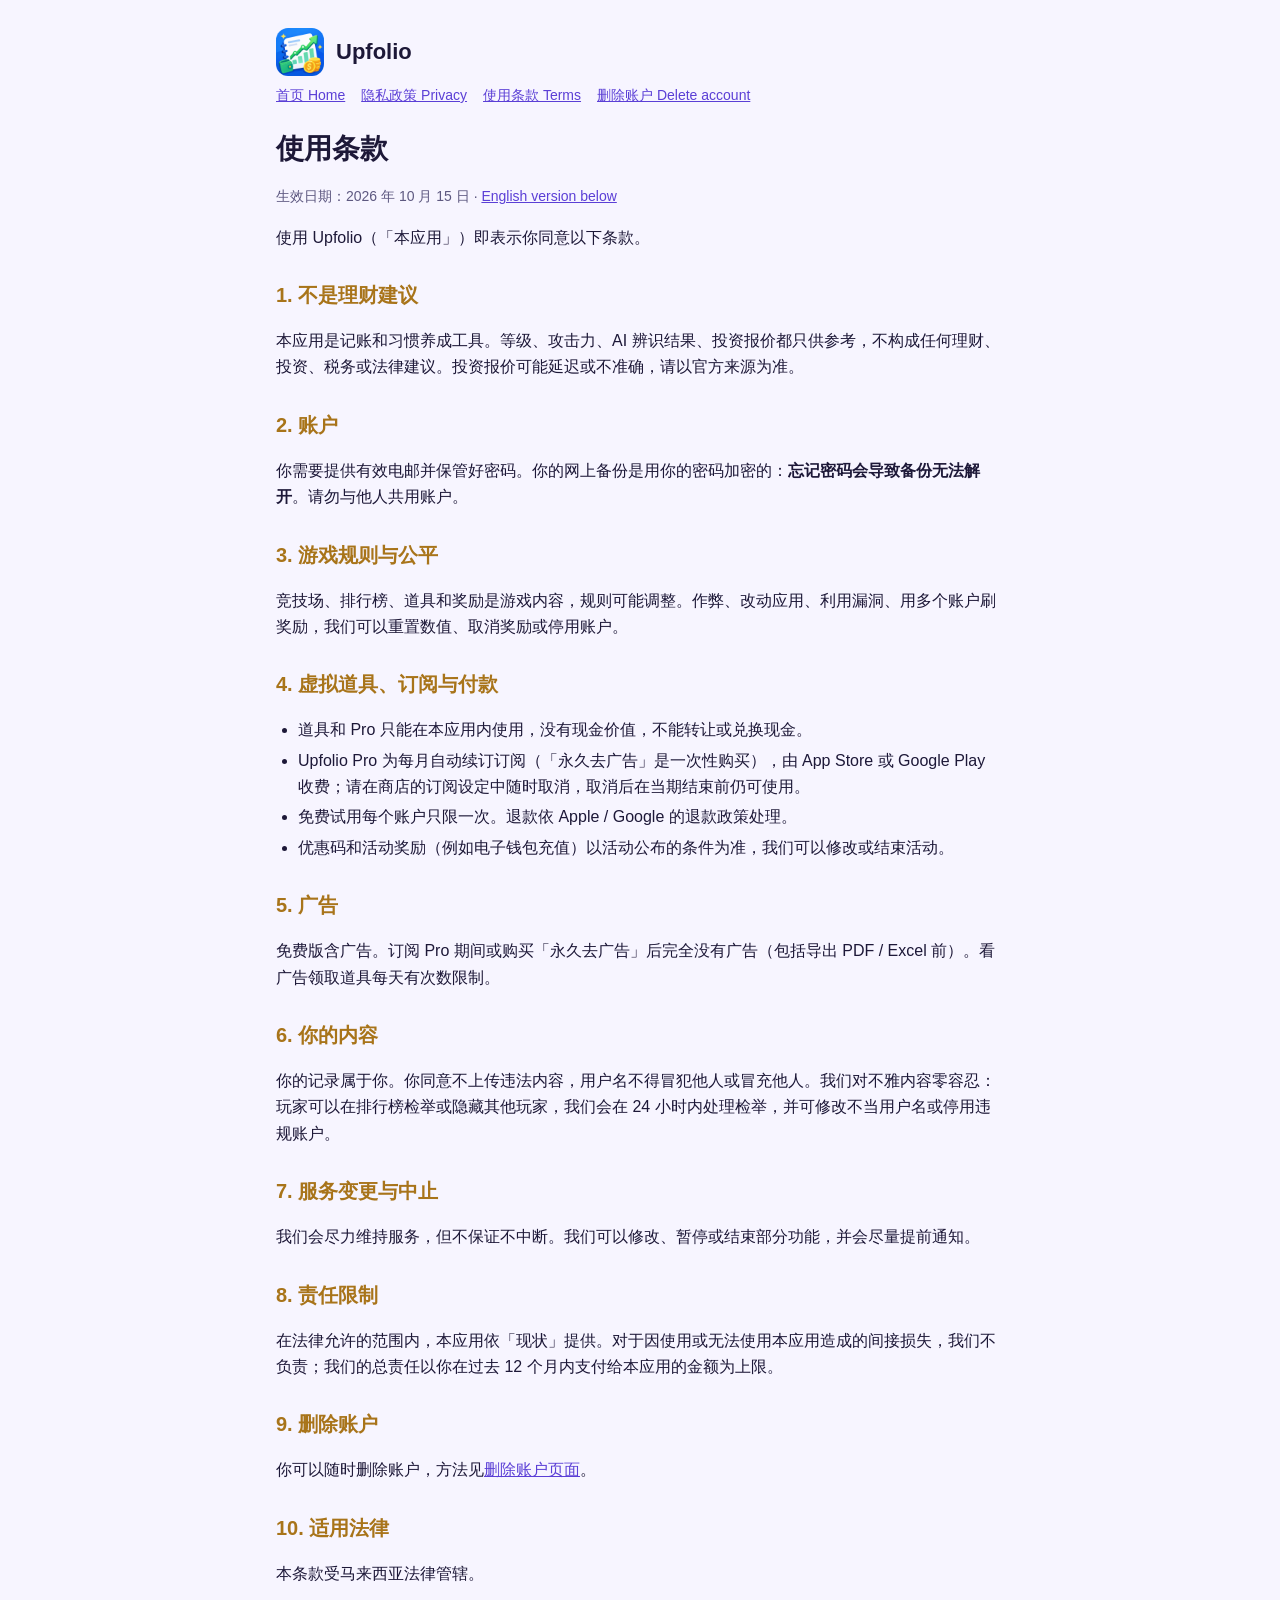
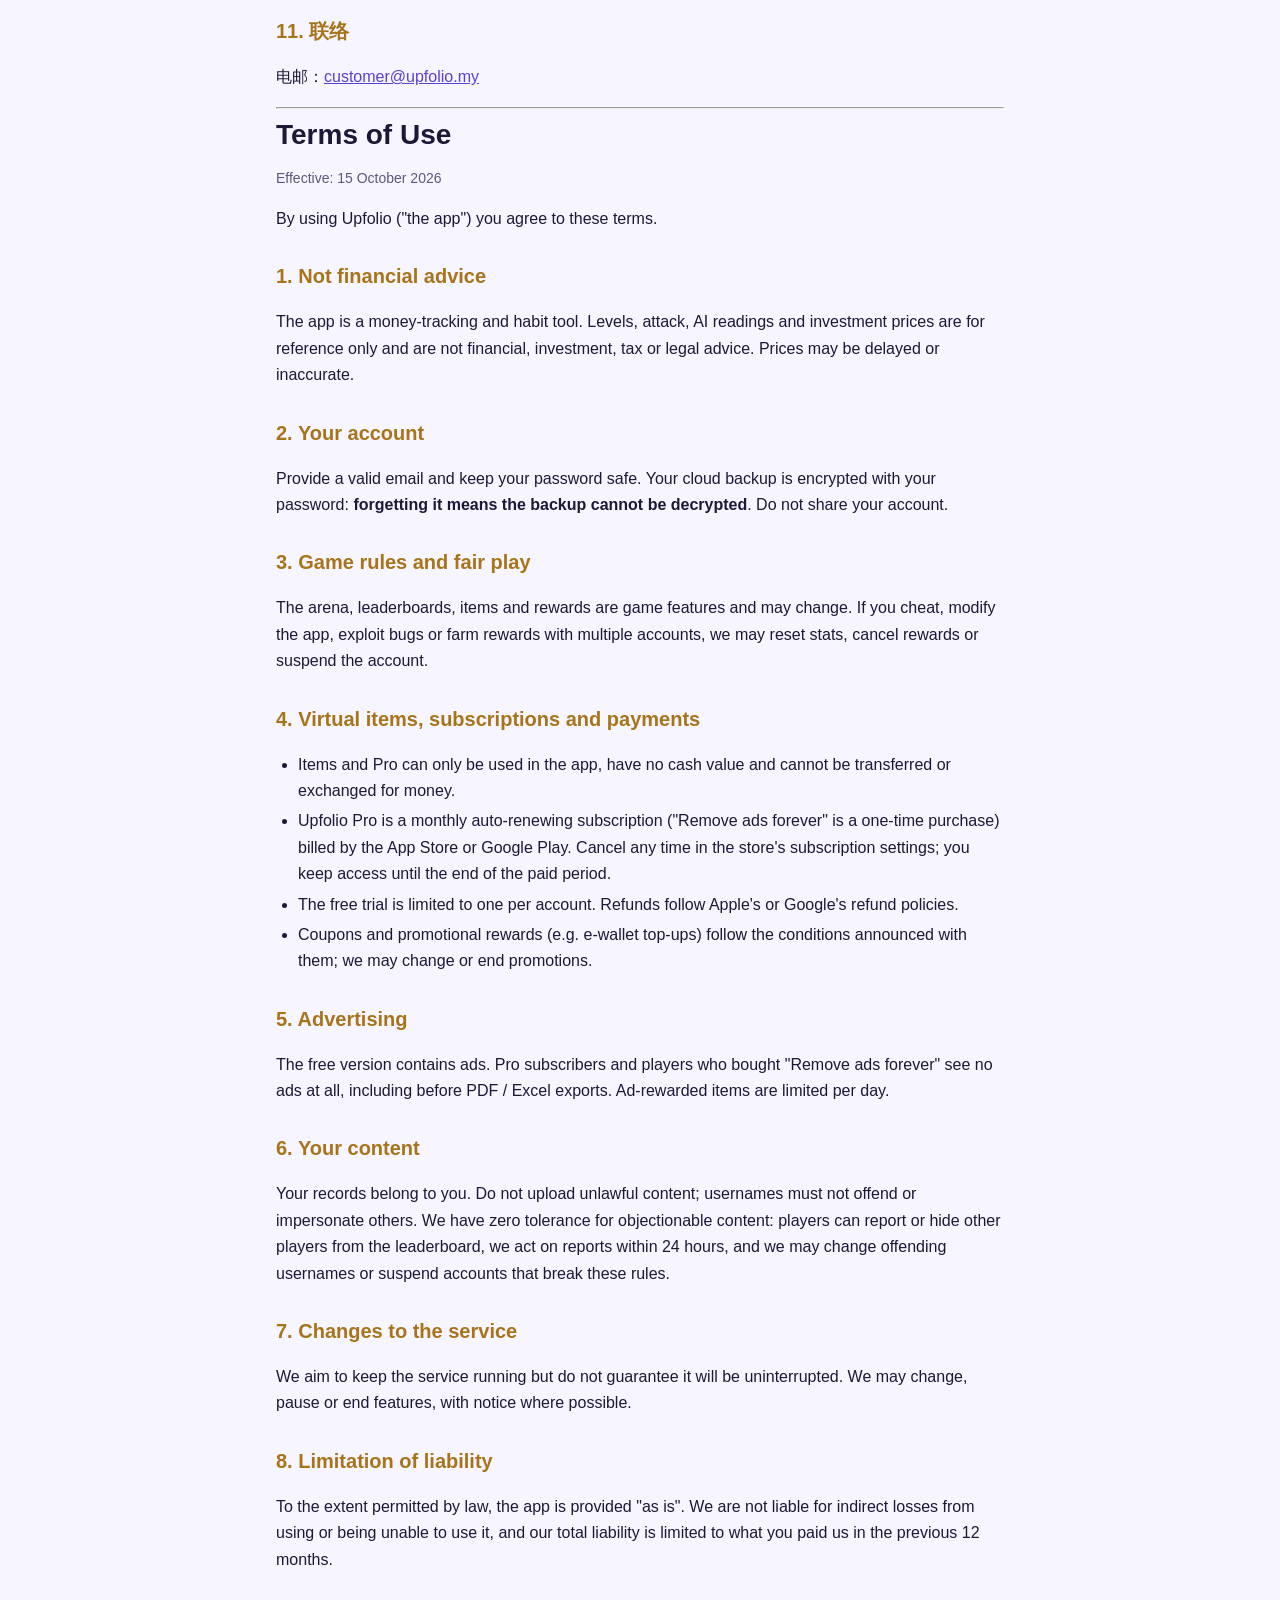
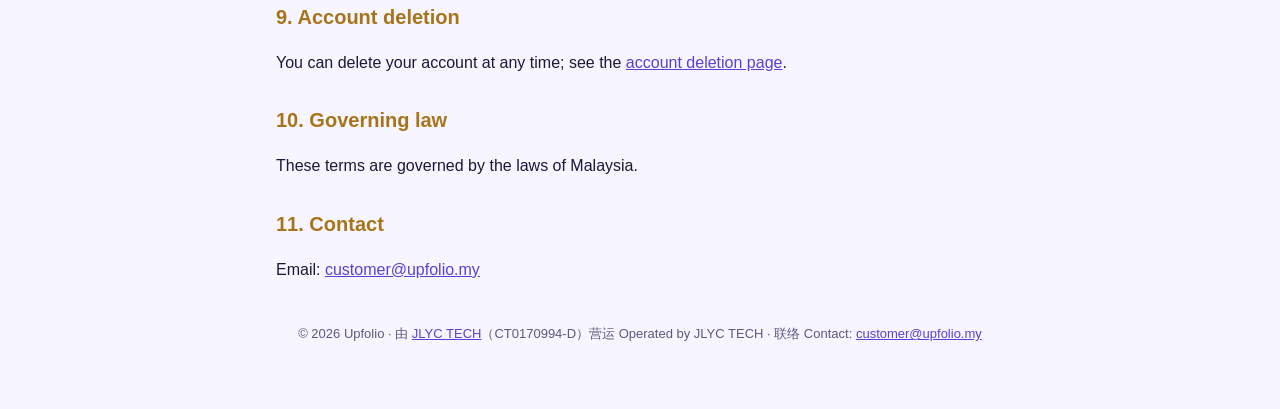
<file: terms.html>
<!doctype html>
<html lang="zh-Hans">
<head>
<meta charset="utf-8">
<meta name="viewport" content="width=device-width, initial-scale=1">
<title>使用条款 Terms of Use — Upfolio</title>
<link rel="icon" href="icon.png">
<link rel="stylesheet" href="style.css">
</head>
<body><div class="wrap">
<header><img src="icon.png" alt=""><a href="index.html">Upfolio</a></header>
<nav><a href="index.html">首页 Home</a><a href="privacy.html">隐私政策 Privacy</a><a href="terms.html">使用条款 Terms</a><a href="delete-account.html">删除账户 Delete account</a></nav>

<h1>使用条款</h1>
<p class="meta">生效日期：2026 年 10 月 15 日 · <a class="lang" href="#en">English version below</a></p>

<p>使用 Upfolio（「本应用」）即表示你同意以下条款。</p>

<h2>1. 不是理财建议</h2>
<p>本应用是记账和习惯养成工具。等级、攻击力、AI 辨识结果、投资报价都只供参考，不构成任何理财、投资、税务或法律建议。投资报价可能延迟或不准确，请以官方来源为准。</p>

<h2>2. 账户</h2>
<p>你需要提供有效电邮并保管好密码。你的网上备份是用你的密码加密的：<b>忘记密码会导致备份无法解开</b>。请勿与他人共用账户。</p>

<h2>3. 游戏规则与公平</h2>
<p>竞技场、排行榜、道具和奖励是游戏内容，规则可能调整。作弊、改动应用、利用漏洞、用多个账户刷奖励，我们可以重置数值、取消奖励或停用账户。</p>

<h2>4. 虚拟道具、订阅与付款</h2>
<ul>
<li>道具和 Pro 只能在本应用内使用，没有现金价值，不能转让或兑换现金。</li>
<li>Upfolio Pro 为每月自动续订订阅（「永久去广告」是一次性购买），由 App Store 或 Google Play 收费；请在商店的订阅设定中随时取消，取消后在当期结束前仍可使用。</li>
<li>免费试用每个账户只限一次。退款依 Apple / Google 的退款政策处理。</li>
<li>优惠码和活动奖励（例如电子钱包充值）以活动公布的条件为准，我们可以修改或结束活动。</li>
</ul>

<h2>5. 广告</h2>
<p>免费版含广告。订阅 Pro 期间或购买「永久去广告」后完全没有广告（包括导出 PDF / Excel 前）。看广告领取道具每天有次数限制。</p>

<h2>6. 你的内容</h2>
<p>你的记录属于你。你同意不上传违法内容，用户名不得冒犯他人或冒充他人。我们对不雅内容零容忍：玩家可以在排行榜检举或隐藏其他玩家，我们会在 24 小时内处理检举，并可修改不当用户名或停用违规账户。</p>

<h2>7. 服务变更与中止</h2>
<p>我们会尽力维持服务，但不保证不中断。我们可以修改、暂停或结束部分功能，并会尽量提前通知。</p>

<h2>8. 责任限制</h2>
<p>在法律允许的范围内，本应用依「现状」提供。对于因使用或无法使用本应用造成的间接损失，我们不负责；我们的总责任以你在过去 12 个月内支付给本应用的金额为上限。</p>

<h2>9. 删除账户</h2>
<p>你可以随时删除账户，方法见<a href="delete-account.html">删除账户页面</a>。</p>

<h2>10. 适用法律</h2>
<p>本条款受马来西亚法律管辖。</p>

<h2>11. 联络</h2>
<p>电邮：<a href="mailto:customer@upfolio.my">customer@upfolio.my</a></p>

<hr id="en">
<h1>Terms of Use</h1>
<p class="meta">Effective: 15 October 2026</p>
<p>By using Upfolio ("the app") you agree to these terms.</p>

<h2>1. Not financial advice</h2>
<p>The app is a money-tracking and habit tool. Levels, attack, AI readings and investment prices are for reference only and are not financial, investment, tax or legal advice. Prices may be delayed or inaccurate.</p>

<h2>2. Your account</h2>
<p>Provide a valid email and keep your password safe. Your cloud backup is encrypted with your password: <b>forgetting it means the backup cannot be decrypted</b>. Do not share your account.</p>

<h2>3. Game rules and fair play</h2>
<p>The arena, leaderboards, items and rewards are game features and may change. If you cheat, modify the app, exploit bugs or farm rewards with multiple accounts, we may reset stats, cancel rewards or suspend the account.</p>

<h2>4. Virtual items, subscriptions and payments</h2>
<ul>
<li>Items and Pro can only be used in the app, have no cash value and cannot be transferred or exchanged for money.</li>
<li>Upfolio Pro is a monthly auto-renewing subscription ("Remove ads forever" is a one-time purchase) billed by the App Store or Google Play. Cancel any time in the store's subscription settings; you keep access until the end of the paid period.</li>
<li>The free trial is limited to one per account. Refunds follow Apple's or Google's refund policies.</li>
<li>Coupons and promotional rewards (e.g. e-wallet top-ups) follow the conditions announced with them; we may change or end promotions.</li>
</ul>

<h2>5. Advertising</h2>
<p>The free version contains ads. Pro subscribers and players who bought "Remove ads forever" see no ads at all, including before PDF / Excel exports. Ad-rewarded items are limited per day.</p>

<h2>6. Your content</h2>
<p>Your records belong to you. Do not upload unlawful content; usernames must not offend or impersonate others. We have zero tolerance for objectionable content: players can report or hide other players from the leaderboard, we act on reports within 24 hours, and we may change offending usernames or suspend accounts that break these rules.</p>

<h2>7. Changes to the service</h2>
<p>We aim to keep the service running but do not guarantee it will be uninterrupted. We may change, pause or end features, with notice where possible.</p>

<h2>8. Limitation of liability</h2>
<p>To the extent permitted by law, the app is provided "as is". We are not liable for indirect losses from using or being unable to use it, and our total liability is limited to what you paid us in the previous 12 months.</p>

<h2>9. Account deletion</h2>
<p>You can delete your account at any time; see the <a href="delete-account.html#en">account deletion page</a>.</p>

<h2>10. Governing law</h2>
<p>These terms are governed by the laws of Malaysia.</p>

<h2>11. Contact</h2>
<p>Email: <a href="mailto:customer@upfolio.my">customer@upfolio.my</a></p>
<footer>© 2026 Upfolio · 由 <a href="https://jlyctech.com">JLYC TECH</a>（CT0170994-D）营运 Operated by JLYC TECH · 联络 Contact: <a href="mailto:customer@upfolio.my">customer@upfolio.my</a></footer>
</div></body></html>
</file>
<file: style.css>
:root{--bg:#f7f5ff;--card:#ffffff;--text:#1d1838;--muted:#5d5880;--line:#e3def7;--gold:#a8741a;--accent:#5b3fd6}
@media (prefers-color-scheme:dark){:root{--bg:#0f0c22;--card:#1a1538;--text:#f2eeff;--muted:#b9b1e6;--line:#2e2758;--gold:#f5c451;--accent:#9d86ff}}
*{box-sizing:border-box}
body{margin:0;background:var(--bg);color:var(--text);font:16px/1.65 -apple-system,BlinkMacSystemFont,"Segoe UI","PingFang SC","Microsoft YaHei",sans-serif}
.wrap{max-width:760px;margin:0 auto;padding:28px 16px 64px}
header{display:flex;align-items:center;gap:12px;margin-bottom:8px}
header img{width:48px;height:48px;border-radius:12px}
header a{color:var(--text);text-decoration:none;font-weight:800;font-size:22px}
nav{display:flex;flex-wrap:wrap;gap:6px 16px;margin:8px 0 24px;font-size:14px}
nav a,a{color:var(--accent)}
.card{background:var(--card);border:1px solid var(--line);border-radius:14px;padding:20px 22px;margin:16px 0}
h1{font-size:28px;line-height:1.3;margin:8px 0 4px}
h2{font-size:20px;margin:28px 0 8px;color:var(--gold)}
h3{font-size:16px;margin:18px 0 4px}
.meta{color:var(--muted);font-size:14px}
.lang{display:inline-block;margin:4px 0 0;font-size:14px}
table{width:100%;border-collapse:collapse;font-size:15px}
th,td{text-align:left;vertical-align:top;padding:8px 10px;border-bottom:1px solid var(--line)}
th{color:var(--muted);font-weight:600}
ol,ul{padding-left:22px}
li{margin:4px 0}
footer{margin-top:40px;color:var(--muted);font-size:13px;text-align:center}
.btn{display:inline-block;background:var(--accent);color:#fff!important;text-decoration:none;padding:10px 16px;border-radius:10px;font-weight:700}
.card>:first-child{margin-top:0}.card>:last-child{margin-bottom:0}
</file>
